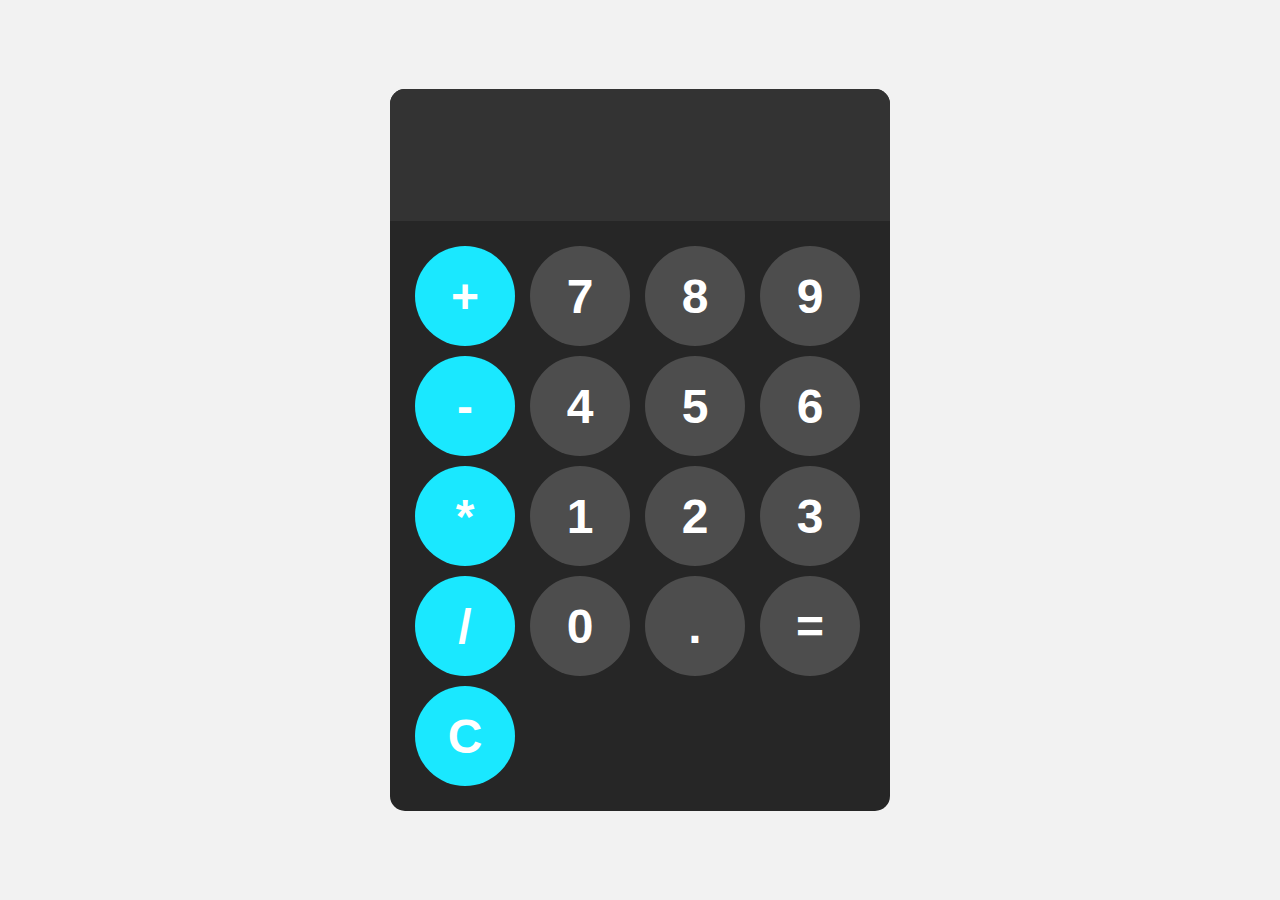
<file: Calculator/index.html>
<!DOCTYPE html>
<html lang="en">
<head>
    <meta charset="UTF-8">
    <meta name="viewport" content="width=device-width, initial-scale=1.0">
    <title>Document</title>
    <link rel="stylesheet" href="styles.css">
</head>
<body>

    <div id="calculator">
        <input id="display" readonly>
        <div id="keys">
            <button onclick="appendToDisplay('+')" class="operator-btn">+</button>
            <button onclick="appendToDisplay('7')">7</button>
            <button onclick="appendToDisplay('8')">8</button>
            <button onclick="appendToDisplay('9')">9</button>
            <button onclick="appendToDisplay('-')" class="operator-btn">-</button>
            <button onclick="appendToDisplay('4')">4</button>
            <button onclick="appendToDisplay('5')">5</button>
            <button onclick="appendToDisplay('6')">6</button>
            <button onclick="appendToDisplay('*')" class="operator-btn">*</button>
            <button onclick="appendToDisplay('1')">1</button>
            <button onclick="appendToDisplay('2')">2</button>
            <button onclick="appendToDisplay('3')">3</button>
            <button onclick="appendToDisplay('/')" class="operator-btn">/</button>
            <button onclick="appendToDisplay('0')">0</button>
            <button onclick="appendToDisplay('.')">.</button>
            <button onclick="calculate()">=</button>
            <button onclick="clearDisplay()" class="operator-btn">C</button>
        </div>
    </div>

    <script src="index.js"></script>
</body>
</html>
</file>
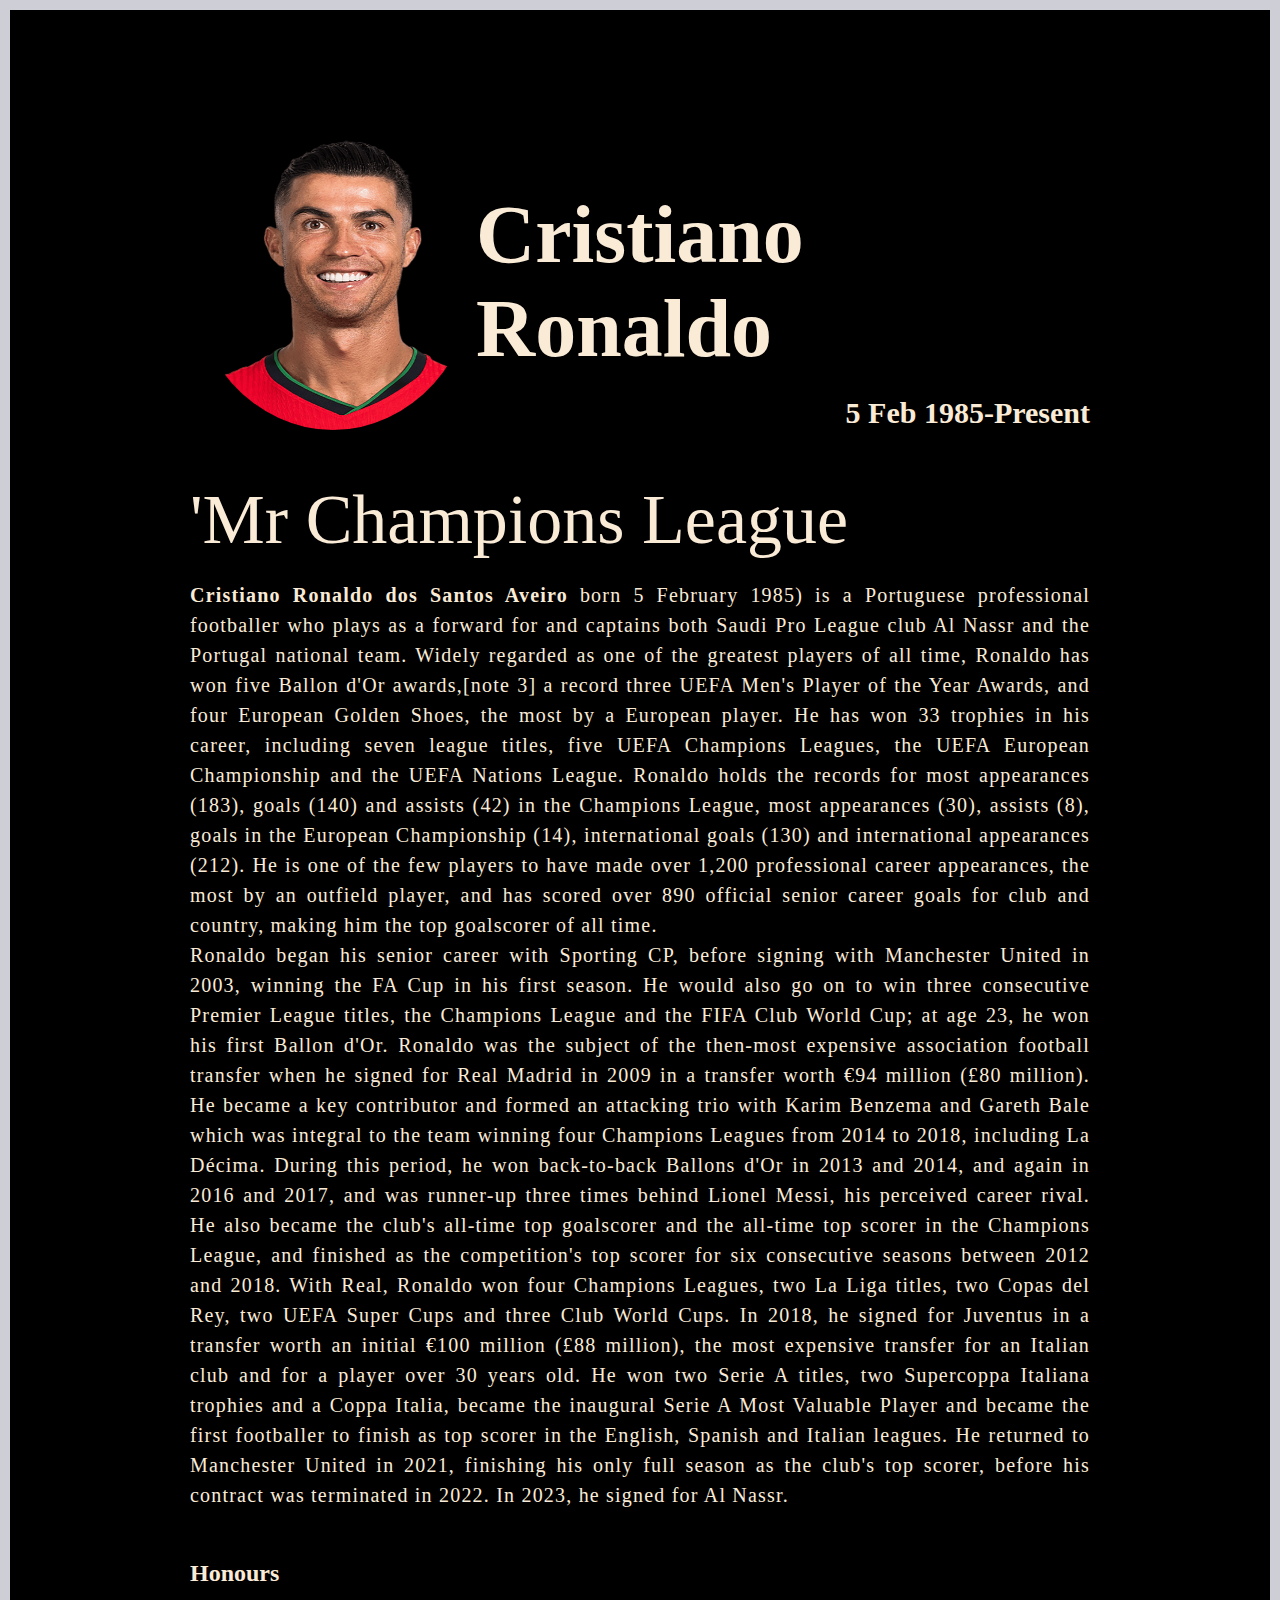
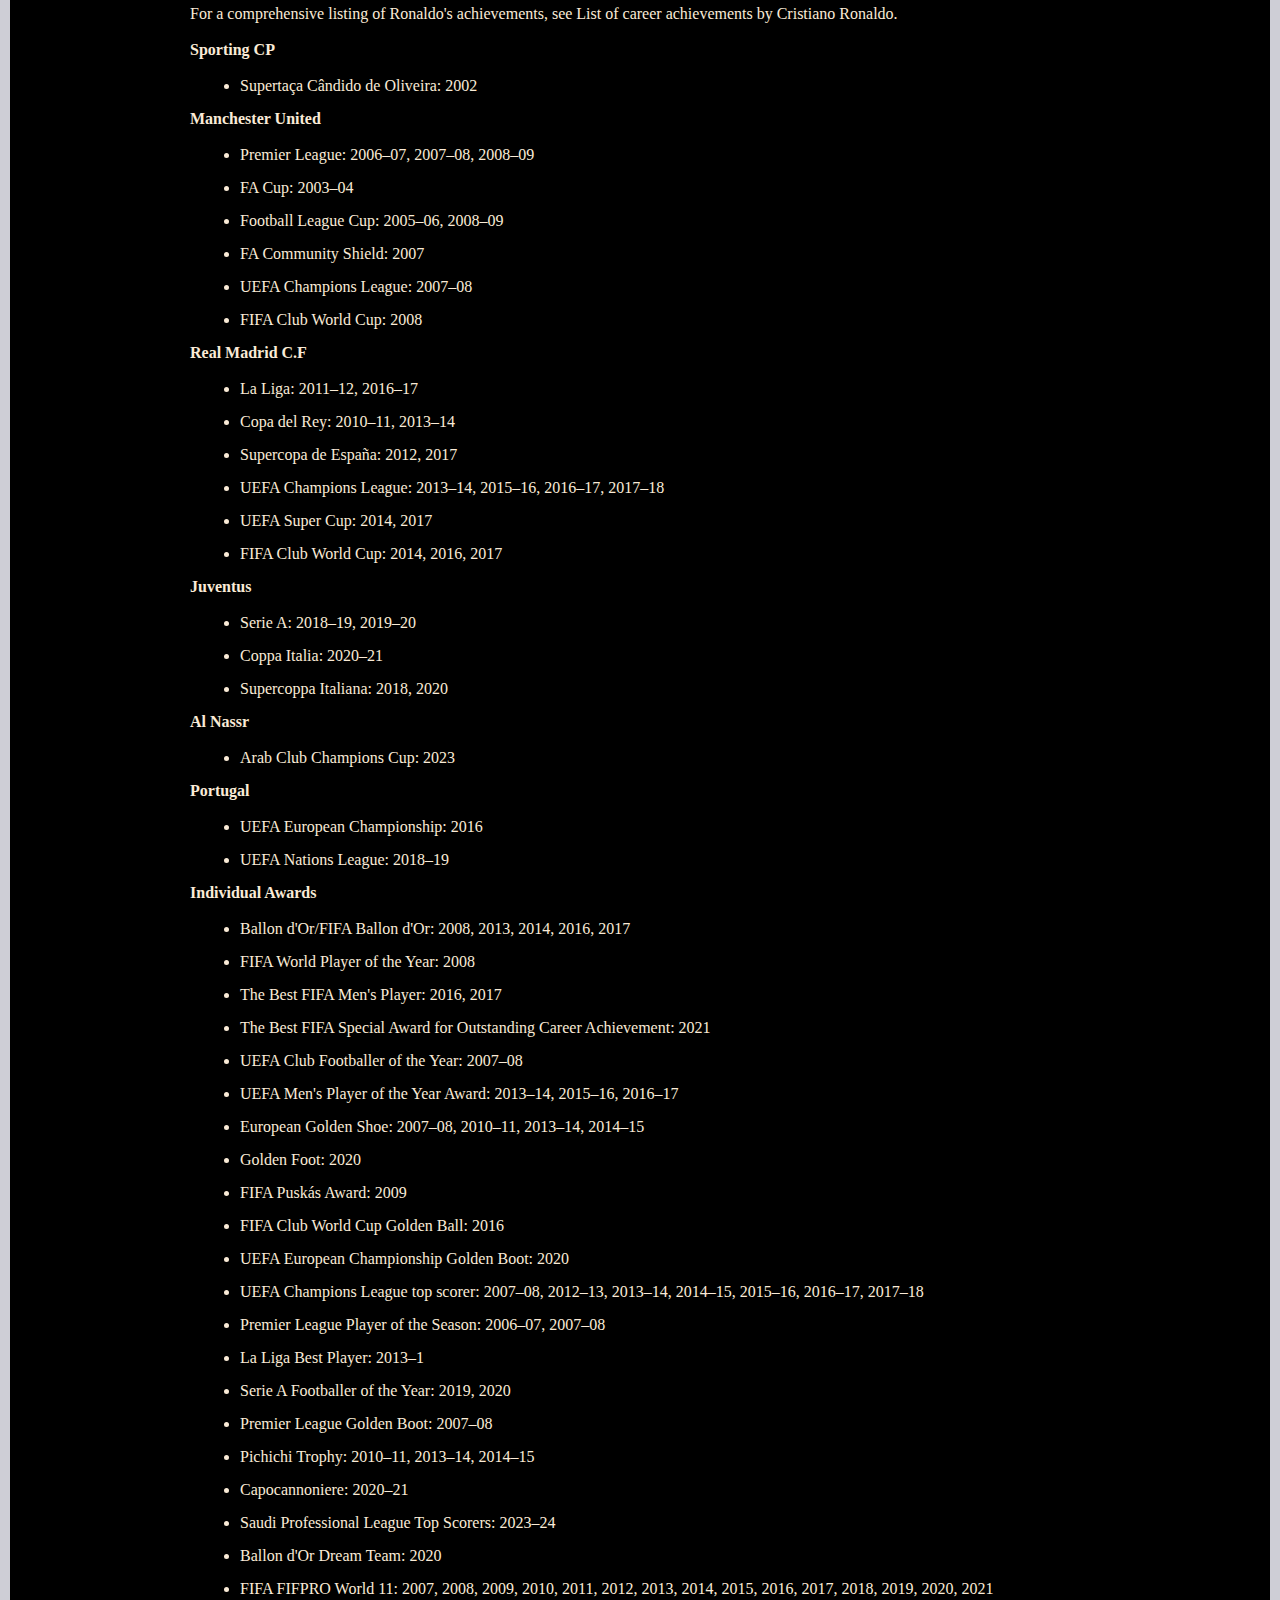
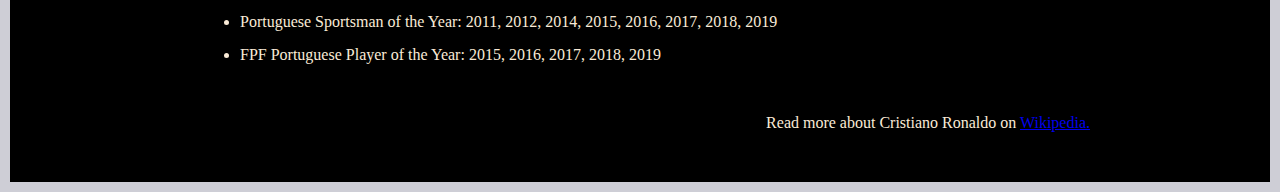
<file: TributePage/index.html>
<!DOCTYPE html>
<html lang="en">
  <head>
    <meta charset="UTF-8" />

    <meta http-equiv="X-UA-Compatible" content="IE=edge" />

    <meta name="viewport" content="width=device-width, initial-scale=1.0" />
    <title>The Tribute Website | A.P. J Abdul Kalam</title>
    <link rel="stylesheet" href="style.css" />
  </head>
  <body>
    <div class="container">
      <div class="content">
        <section class="top_section">
          <div class="image_container">
            <img src="./885.webp" alt="tribute"  />
          </div>
          <div class="top" >
           <div class="top1"><h3>Cristiano Ronaldo </h3></div>
          
            <h4>5 Feb 1985-Present</h4>
        </div>
        </section>
        <section class="about_section" >
          <h2>'Mr Champions League</h2>
          <p>
            <b>Cristiano Ronaldo dos Santos Aveiro</b> born 5 February 1985) is a Portuguese professional footballer who plays as a forward for and captains both Saudi Pro League club Al Nassr and the Portugal national team. Widely regarded as one of the greatest players of all time, Ronaldo has won five Ballon d'Or awards,[note 3] a record three UEFA Men's Player of the Year Awards, and four European Golden Shoes, the most by a European player. He has won 33 trophies in his career, including seven league titles, five UEFA Champions Leagues, the UEFA European Championship and the UEFA Nations League. Ronaldo holds the records for most appearances (183), goals (140) and assists (42) in the Champions League, most appearances (30), assists (8), goals in the European Championship (14), international goals (130) and international appearances (212). He is one of the few players to have made over 1,200 professional career appearances, the most by an outfield player, and has scored over 890 official senior career goals for club and country, making him the top goalscorer of all time.
             <br>
            Ronaldo began his senior career with Sporting CP, before signing with Manchester United in 2003, winning the FA Cup in his first season. He would also go on to win three consecutive Premier League titles, the Champions League and the FIFA Club World Cup; at age 23, he won his first Ballon d'Or. Ronaldo was the subject of the then-most expensive association football transfer when he signed for Real Madrid in 2009 in a transfer worth €94 million (£80 million). He became a key contributor and formed an attacking trio with Karim Benzema and Gareth Bale which was integral to the team winning four Champions Leagues from 2014 to 2018, including La Décima. During this period, he won back-to-back Ballons d'Or in 2013 and 2014, and again in 2016 and 2017, and was runner-up three times behind Lionel Messi, his perceived career rival. He also became the club's all-time top goalscorer and the all-time top scorer in the Champions League, and finished as the competition's top scorer for six consecutive seasons between 2012 and 2018. With Real, Ronaldo won four Champions Leagues, two La Liga titles, two Copas del Rey, two UEFA Super Cups and three Club World Cups. In 2018, he signed for Juventus in a transfer worth an initial €100 million (£88 million), the most expensive transfer for an Italian club and for a player over 30 years old. He won two Serie A titles, two Supercoppa Italiana trophies and a Coppa Italia, became the inaugural Serie A Most Valuable Player and became the first footballer to finish as top scorer in the English, Spanish and Italian leagues. He returned to Manchester United in 2021, finishing his only full season as the club's top scorer, before his contract was terminated in 2022. In 2023, he signed for Al Nassr.
          </p>
        </section>
        <section class="biography_section">
          <h2>Honours</h2>
          <br>
          <p>For a comprehensive listing of Ronaldo's achievements, see List of career achievements by Cristiano Ronaldo.</p>
          <br>
          <h4>Sporting CP</h4>
          <br>
          <ul>
            <li>
                Supertaça Cândido de Oliveira: 2002
            </li>
          </ul>
          <h4>Manchester United</h4>
          <br>
          <ul>
            <li>Premier League: 2006–07, 2007–08, 2008–09</li>
            <li>FA Cup: 2003–04</li>
            <li>Football League Cup: 2005–06, 2008–09</li>
            <li>FA Community Shield: 2007</li>
            <li>UEFA Champions League: 2007–08</li>
            <li>FIFA Club World Cup: 2008</li>
          </ul>
          <h4>Real Madrid C.F</h4>
          <br>
          <ul>
          <li>La Liga: 2011–12, 2016–17</li>
          <li>Copa del Rey: 2010–11, 2013–14</li>
          <li>Supercopa de España: 2012, 2017</li>
          <li>UEFA Champions League: 2013–14, 2015–16, 2016–17, 2017–18</li>
          <li>UEFA Super Cup: 2014, 2017</li>
          <li>FIFA Club World Cup: 2014, 2016, 2017</li>
        </ul>
        <h4>Juventus</h4>
        <br>
        <ul>
            <li>Serie A: 2018–19, 2019–20</li>
            <li>Coppa Italia: 2020–21</li>
            <li>Supercoppa Italiana: 2018, 2020</li>
        </ul>
        <h4>Al Nassr</h4>
        <br>
        <ul>
            <li>Arab Club Champions Cup: 2023</li>
        </ul>
        <h4>Portugal</h4>
        <br>
        <ul>
            <li>UEFA European Championship: 2016</li>
            <li>UEFA Nations League: 2018–19</li>
        </ul>
        <h4>Individual Awards</h4>
        <br>
       <ul>
        <li>Ballon d'Or/FIFA Ballon d'Or: 2008, 2013, 2014, 2016, 2017</li>
        <li>FIFA World Player of the Year: 2008</li>
        <li>The Best FIFA Men's Player: 2016, 2017</li>
        <li>The Best FIFA Special Award for Outstanding Career Achievement: 2021</li>
        <li>UEFA Club Footballer of the Year: 2007–08</li>
        <li>UEFA Men's Player of the Year Award: 2013–14, 2015–16, 2016–17</li>
        <li>European Golden Shoe: 2007–08, 2010–11, 2013–14, 2014–15</li>
        <li>Golden Foot: 2020</li>
        <li>FIFA Puskás Award: 2009</li>
        <li>FIFA Club World Cup Golden Ball: 2016</li>
        <li>UEFA European Championship Golden Boot: 2020</li>
        <li>UEFA Champions League top scorer: 2007–08, 2012–13, 2013–14, 2014–15, 2015–16, 2016–17, 2017–18</li>
        <li>Premier League Player of the Season: 2006–07, 2007–08</li>
        <li>La Liga Best Player: 2013–1</li>
        <li>Serie A Footballer of the Year: 2019, 2020</li>
        <li>Premier League Golden Boot: 2007–08</li>
        <li>Pichichi Trophy: 2010–11, 2013–14, 2014–15</li>
        <li>Capocannoniere: 2020–21</li>
        <li>Saudi Professional League Top Scorers: 2023–24</li>
        <li>Ballon d'Or Dream Team: 2020</li>
        <li>FIFA FIFPRO World 11: 2007, 2008, 2009, 2010, 2011, 2012, 2013, 2014, 2015, 2016, 2017, 2018, 2019, 2020, 2021</li>
        <li>Portuguese Sportsman of the Year: 2011, 2012, 2014, 2015, 2016, 2017, 2018, 2019</li>
        <li>FPF Portuguese Player of the Year: 2015, 2016, 2017, 2018, 2019</li>
       </ul>
        </section>
        <footer>
          <p class="wiki">
            Read more about Cristiano Ronaldo on
            <a href="https://en.wikipedia.org/wiki/Cristiano_Ronaldo"
              >Wikipedia.</a
            >
          </p>
        </footer>
      </div>
    </div>
  </body>
</html>
</file>
<file: Calculator/styles.css>
body{
    margin: 0;
    display: flex;
    justify-content: center;
    align-items: center;
    height: 100vh;
    background-color: hsl(0, 0%, 95%);
}
#calculator{
    font-family: Arial, sans-serif;
    background-color: hsl(0, 0%, 15%);
    border-radius: 15px;
    max-width: 500px;
    overflow: hidden;
}
#display{
    width: 100%;
    padding: 20px;
    font-size: 5rem;
    text-align: left;
    border: none;
    background-color: hsl(0, 0%, 20%);
    color: white;
}
#keys{
    display: grid;
    grid-template-columns: repeat(4, 1fr);
    gap: 10px;
    padding: 25px;
}
button{
    width: 100px;
    height: 100px;
    border-radius: 50px;
    border: none;
    background-color: hsl(0, 0%, 30%);
    color: white;
    font-size: 3rem;
    font-weight: bold;
    cursor: pointer;
}
button:hover{
    background-color: hsl(0, 0%, 40%);
}
button:active{
    background-color: hsl(0, 0%, 50%);
}
.operator-btn{
    background-color: hsl(186, 100%, 55%);
}
.operator-btn:hover{
    background-color: hsl(353, 100%, 65%);
}
.operator-btn:active{
    background-color: hsl(35, 100%, 75%);
}
</file>
<file: TributePage/style.css>
* {
    margin: 0;
    padding: 0;
    box-sizing: border-box;
  }
  
  .container {
    background-color: black;
    min-height: 100vh;
    border: 10px solid #ceced6;
  }
  
  .content {
    max-width: 900px;
    margin: 0 auto;
  }
  .top_section {
    margin-top: 100px;
    display: flex;
    justify-content: space-between;
    align-items: flex-end;
  }
  .top_section h1 {
    font-size: 50px;
    font-weight: bold;
    color:black;
    text-transform: uppercase;
  }
  .top_section h4 {
    font-size: 30px;
    text-align: end;
  }
  
  .image_container {
    border-radius: 50%;
    overflow: hidden;
   
  }
  
  .image_container,
  img {
    width: 300px;
    height: 320px;
    box-shadow: 30px salmon;
  }
 .top{
    color: antiquewhite;

  }
  .top1{
    font-size: 70px;
    font-weight: 400;
    margin-bottom: 20px;
    color: antiquewhite;
  }
  .about_section {
    margin-top: 50px;
    color: antiquewhite;
  }
  .about_section h2 {
    font-size: 70px;
    font-weight: 400;
    margin-bottom: 20px;
    color: antiquewhite;
  }
  .about_section p {
    font-size: 20px;
    line-height: 30px;
    letter-spacing: 1.2px;
    text-align: justify;
  
  }
  .biography_section {
    margin: 50px 0;
    color:antiquewhite;
  }
  .biography_section h3 {
    margin-bottom: 20px;
  }
  .biography_section ul {
    margin-left: 50px;
  }
  .biography_section li {
    margin-bottom: 15px;
  }
  
  footer {
    margin: 50px 0;
  }
  footer p {
    text-align: end;
  }
  .wiki{
    color: antiquewhite;
  }
</file>
